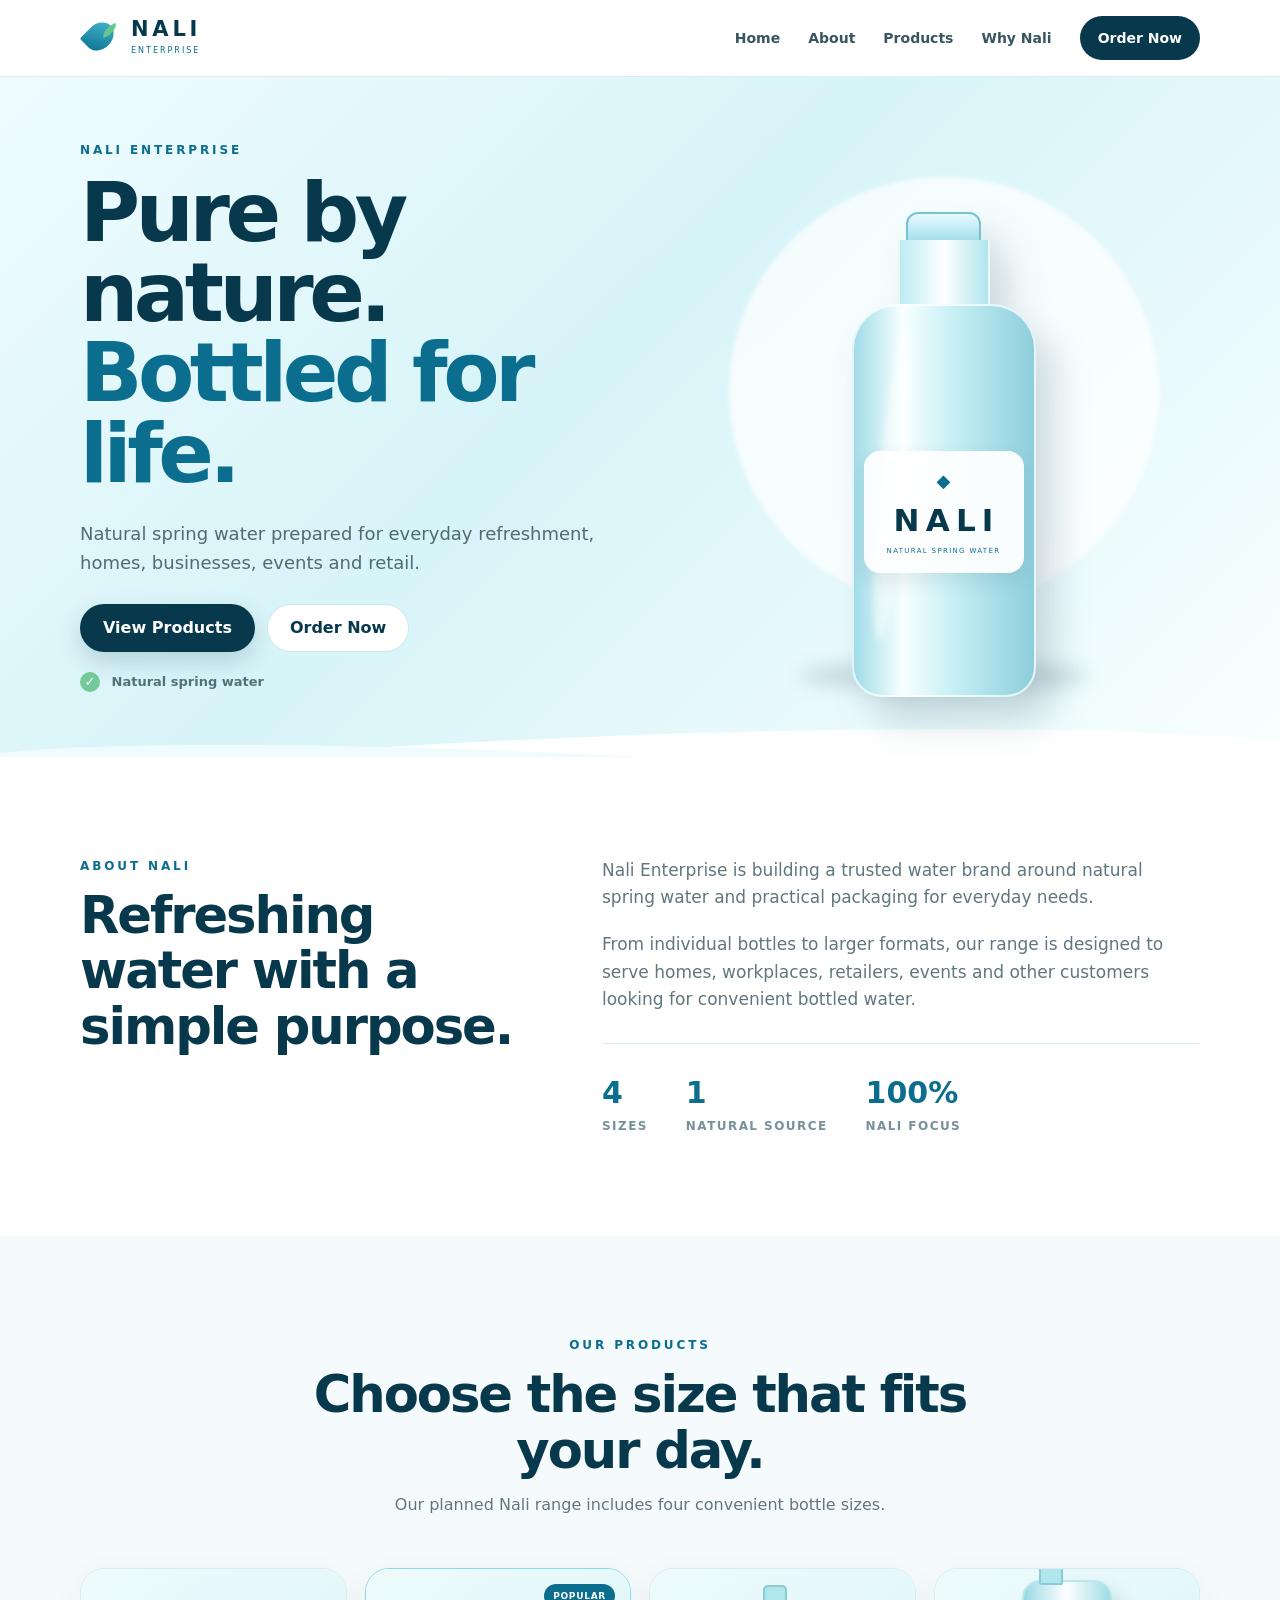
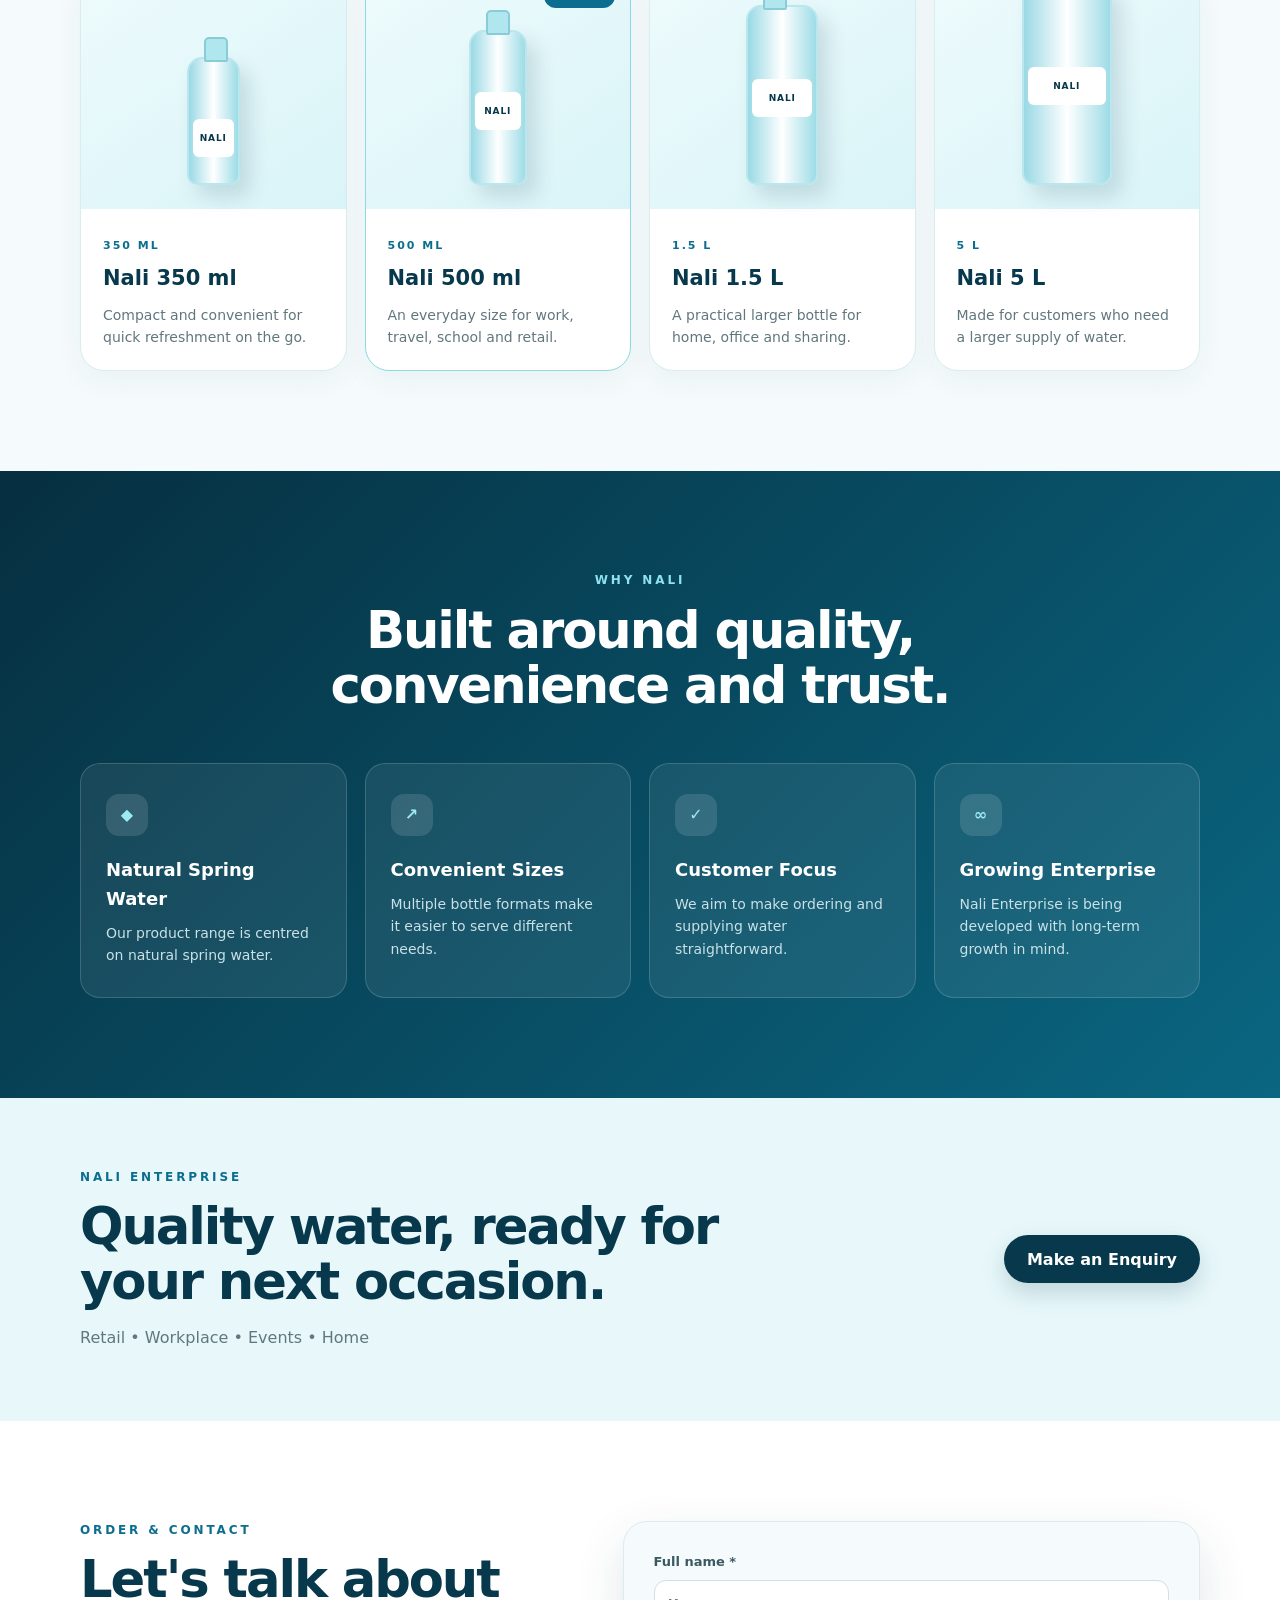
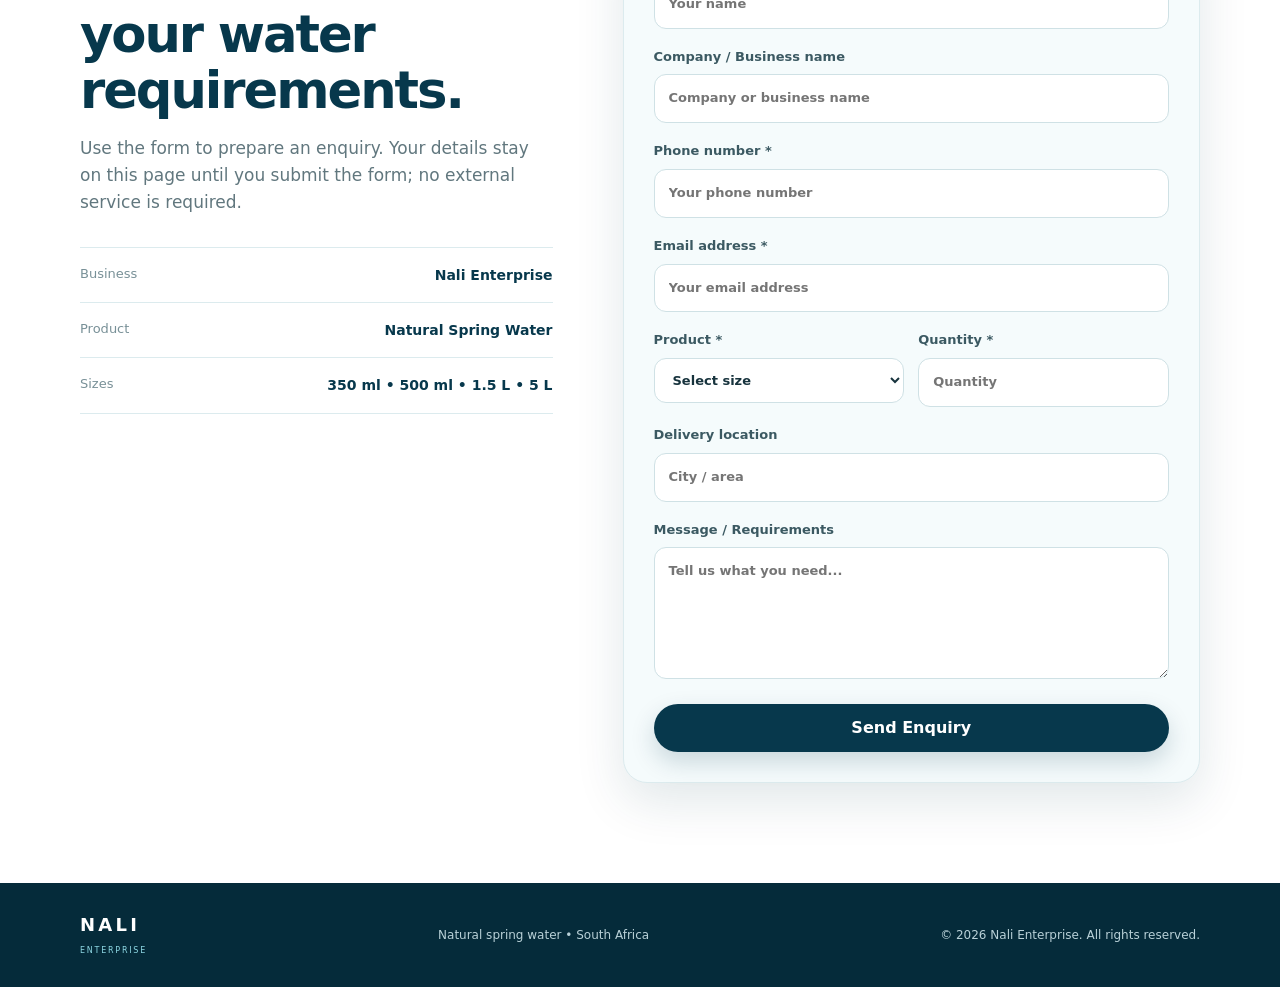
<file: index.html>
<!DOCTYPE html>
<html lang="en">
<head>
  <meta charset="UTF-8">
  <meta name="viewport" content="width=device-width, initial-scale=1.0">
  <meta name="description" content="Nali Enterprise - Natural Spring Water">
  <meta name="theme-color" content="#0b6e8e">
  <title>Nali Enterprise | Natural Spring Water</title>
  <link rel="stylesheet" href="style.css">
</head>
<body>
  <header class="site-header">
    <div class="container nav-wrap">
      <a class="brand" href="#home" aria-label="Nali Enterprise home">
        <span class="brand-mark" aria-hidden="true">
          <span class="drop"></span>
          <span class="leaf"></span>
        </span>
        <span>
          <strong>NALI</strong>
          <small>ENTERPRISE</small>
        </span>
      </a>

      <button class="menu-toggle" type="button" aria-label="Open menu" aria-expanded="false">
        <span></span><span></span><span></span>
      </button>

      <nav class="main-nav" aria-label="Main navigation">
        <a href="#home">Home</a>
        <a href="#about">About</a>
        <a href="#products">Products</a>
        <a href="#why-nali">Why Nali</a>
        <a href="#contact" class="nav-cta">Order Now</a>
      </nav>
    </div>
  </header>

  <main>
    <section id="home" class="hero">
      <div class="hero-watermark" aria-hidden="true"></div>
      <div class="container hero-grid">
        <div class="hero-copy">
          <p class="eyebrow">NALI ENTERPRISE</p>
          <h1>Pure by nature.<br><span>Bottled for life.</span></h1>
          <p class="hero-text">
            Natural spring water prepared for everyday refreshment, homes,
            businesses, events and retail.
          </p>
          <div class="hero-actions">
            <a class="button button-primary" href="#products">View Products</a>
            <a class="button button-light" href="#contact">Order Now</a>
          </div>
          <div class="hero-note">
            <span class="check">✓</span>
            Natural spring water
          </div>
        </div>

        <div class="hero-product" aria-label="Nali natural spring water bottle illustration">
          <div class="sun-glow"></div>
          <div class="bottle bottle-large">
            <div class="cap"></div>
            <div class="neck"></div>
            <div class="bottle-body">
              <div class="bottle-shine"></div>
              <div class="label">
                <span class="label-drop">◆</span>
                <strong>NALI</strong>
                <small>NATURAL SPRING WATER</small>
              </div>
            </div>
          </div>
          <div class="ground-shadow"></div>
        </div>
      </div>
      <div class="wave wave-one"></div>
      <div class="wave wave-two"></div>
    </section>

    <section id="about" class="section about">
      <div class="container two-col">
        <div class="section-heading">
          <p class="eyebrow">ABOUT NALI</p>
          <h2>Refreshing water with a simple purpose.</h2>
        </div>
        <div class="section-copy">
          <p>
            Nali Enterprise is building a trusted water brand around natural
            spring water and practical packaging for everyday needs.
          </p>
          <p>
            From individual bottles to larger formats, our range is designed
            to serve homes, workplaces, retailers, events and other customers
            looking for convenient bottled water.
          </p>
          <div class="mini-stats">
            <div><strong>4</strong><span>Sizes</span></div>
            <div><strong>1</strong><span>Natural source</span></div>
            <div><strong>100%</strong><span>Nali focus</span></div>
          </div>
        </div>
      </div>
    </section>

    <section id="products" class="section products">
      <div class="container">
        <div class="center-heading">
          <p class="eyebrow">OUR PRODUCTS</p>
          <h2>Choose the size that fits your day.</h2>
          <p>Our planned Nali range includes four convenient bottle sizes.</p>
        </div>

        <div class="product-grid">
          <article class="product-card">
            <div class="product-visual size-350">
              <div class="mini-bottle"><i></i><span>NALI</span></div>
            </div>
            <div class="product-info">
              <span class="product-size">350 ML</span>
              <h3>Nali 350 ml</h3>
              <p>Compact and convenient for quick refreshment on the go.</p>
            </div>
          </article>

          <article class="product-card featured">
            <div class="popular">POPULAR</div>
            <div class="product-visual size-500">
              <div class="mini-bottle"><i></i><span>NALI</span></div>
            </div>
            <div class="product-info">
              <span class="product-size">500 ML</span>
              <h3>Nali 500 ml</h3>
              <p>An everyday size for work, travel, school and retail.</p>
            </div>
          </article>

          <article class="product-card">
            <div class="product-visual size-1500">
              <div class="mini-bottle"><i></i><span>NALI</span></div>
            </div>
            <div class="product-info">
              <span class="product-size">1.5 L</span>
              <h3>Nali 1.5 L</h3>
              <p>A practical larger bottle for home, office and sharing.</p>
            </div>
          </article>

          <article class="product-card">
            <div class="product-visual size-5000">
              <div class="mini-bottle"><i></i><span>NALI</span></div>
            </div>
            <div class="product-info">
              <span class="product-size">5 L</span>
              <h3>Nali 5 L</h3>
              <p>Made for customers who need a larger supply of water.</p>
            </div>
          </article>
        </div>
      </div>
    </section>

    <section id="why-nali" class="section why">
      <div class="container">
        <div class="center-heading light">
          <p class="eyebrow">WHY NALI</p>
          <h2>Built around quality, convenience and trust.</h2>
        </div>

        <div class="feature-grid">
          <article class="feature-card">
            <div class="feature-icon">◆</div>
            <h3>Natural Spring Water</h3>
            <p>Our product range is centred on natural spring water.</p>
          </article>
          <article class="feature-card">
            <div class="feature-icon">↗</div>
            <h3>Convenient Sizes</h3>
            <p>Multiple bottle formats make it easier to serve different needs.</p>
          </article>
          <article class="feature-card">
            <div class="feature-icon">✓</div>
            <h3>Customer Focus</h3>
            <p>We aim to make ordering and supplying water straightforward.</p>
          </article>
          <article class="feature-card">
            <div class="feature-icon">∞</div>
            <h3>Growing Enterprise</h3>
            <p>Nali Enterprise is being developed with long-term growth in mind.</p>
          </article>
        </div>
      </div>
    </section>

    <section class="section banner">
      <div class="container banner-inner">
        <div>
          <p class="eyebrow">NALI ENTERPRISE</p>
          <h2>Quality water, ready for your next occasion.</h2>
          <p>Retail • Workplace • Events • Home</p>
        </div>
        <a class="button button-primary" href="#contact">Make an Enquiry</a>
      </div>
    </section>

    <section id="contact" class="section contact">
      <div class="container contact-grid">
        <div>
          <p class="eyebrow">ORDER & CONTACT</p>
          <h2>Let's talk about your water requirements.</h2>
          <p class="contact-intro">
            Use the form to prepare an enquiry. Your details stay on this
            page until you submit the form; no external service is required.
          </p>

          <div class="contact-box">
            <div><span>Business</span><strong>Nali Enterprise</strong></div>
            <div><span>Product</span><strong>Natural Spring Water</strong></div>
            <div><span>Sizes</span><strong>350 ml • 500 ml • 1.5 L • 5 L</strong></div>
          </div>
        </div>

        <form class="order-form" action="https://formsubmit.co/nalienterprise22@gmail.com" method="POST">

  <input type="hidden" name="_subject" value="New Nali Enterprise Website Enquiry">
  <input type="hidden" name="_template" value="table">

  <!-- Spam protection -->
  <input type="text" name="_honey" style="display:none">

  <label>
    Full name *
    <input type="text" name="Full Name" placeholder="Your name" required>
  </label>

  <label>
    Company / Business name
    <input type="text" name="Company" placeholder="Company or business name">
  </label>

  <label>
    Phone number *
    <input type="tel" name="Phone" placeholder="Your phone number" required>
  </label>

  <label>
    Email address *
    <input type="email" name="Email" placeholder="Your email address" required>
  </label>

  <div class="form-row">

    <label>
      Product *
      <select name="Product" required>
        <option value="">Select size</option>
        <option value="350 ml">350 ml</option>
        <option value="500 ml">500 ml</option>
        <option value="1.5 L">1.5 L</option>
        <option value="5 L">5 L</option>
      </select>
    </label>

    <label>
      Quantity *
      <input type="number" name="Quantity" min="1" placeholder="Quantity" required>
    </label>

  </div>

  <label>
    Delivery location
    <input type="text" name="Delivery Location" placeholder="City / area">
  </label>

  <label>
    Message / Requirements
    <textarea name="Message" rows="5" placeholder="Tell us what you need..."></textarea>
  </label>

  <button class="button button-primary full" type="submit">
    Send Enquiry
  </button>

</form>
      </div>
    </section>
  </main>

  <footer class="footer">
    <div class="container footer-inner">
      <div class="footer-brand">
        <strong>NALI</strong>
        <span>ENTERPRISE</span>
      </div>
      <p>Natural spring water • South Africa</p>
      <p>© <span id="year"></span> Nali Enterprise. All rights reserved.</p>
    </div>
  </footer>

  <script src="script.js"></script>
</body>
</html>
</file>
<file: style.css>
:root {
  --navy: #07384c;
  --blue: #0b6e8e;
  --sky: #45b8d1;
  --aqua: #dff6fa;
  --ice: #f5fbfc;
  --text: #17333d;
  --muted: #61777e;
  --white: #ffffff;
  --line: #dcebee;
  --shadow: 0 18px 50px rgba(7, 56, 76, .12);
  --radius: 24px;
}

* { box-sizing: border-box; }
html { scroll-behavior: smooth; }
body {
  margin: 0;
  font-family: Inter, ui-sans-serif, system-ui, -apple-system, BlinkMacSystemFont, "Segoe UI", sans-serif;
  color: var(--text);
  background: var(--white);
  line-height: 1.6;
}
a { color: inherit; text-decoration: none; }
button, input, select, textarea { font: inherit; }
.container { width: min(1120px, calc(100% - 40px)); margin: 0 auto; }

.site-header {
  position: sticky;
  top: 0;
  z-index: 100;
  background: rgba(255,255,255,.94);
  backdrop-filter: blur(14px);
  border-bottom: 1px solid rgba(220,235,239,.85);
}
.nav-wrap { min-height: 76px; display: flex; align-items: center; justify-content: space-between; }
.brand { display: flex; align-items: center; gap: 11px; }
.brand-mark { width: 40px; height: 40px; position: relative; display: inline-block; }
.drop {
  position: absolute; width: 25px; height: 31px; left: 7px; top: 3px;
  background: linear-gradient(150deg, var(--sky), var(--blue));
  border-radius: 60% 60% 60% 8%;
  transform: rotate(45deg);
}
.leaf {
  position: absolute; width: 17px; height: 9px; background: #65c78e;
  border-radius: 100% 0 100% 0; transform: rotate(-25deg);
  left: 21px; top: 8px;
}
.brand strong { display:block; font-size: 21px; letter-spacing: .18em; color: var(--navy); line-height: 1; }
.brand small { display:block; font-size: 8px; letter-spacing: .25em; color: var(--blue); margin-top: 5px; }
.main-nav { display:flex; align-items:center; gap: 28px; font-size: 14px; font-weight: 700; }
.main-nav a { color: #385660; }
.main-nav a:hover { color: var(--blue); }
.nav-cta { background: var(--navy); color: white !important; padding: 11px 18px; border-radius: 999px; }
.menu-toggle { display:none; border:0; background:transparent; padding:8px; cursor:pointer; }
.menu-toggle span { display:block; width:25px; height:2px; margin:5px 0; background:var(--navy); }

.hero {
  position: relative; overflow:hidden; min-height: 680px;
  display:flex; align-items:center;
  background: linear-gradient(135deg, #effcff 0%, #d7f4f8 45%, #f9ffff 100%);
}
.hero-grid { display:grid; grid-template-columns: 1.05fr .95fr; gap: 40px; align-items:center; position:relative; z-index:2; }
.eyebrow { margin:0 0 12px; font-size: 12px; font-weight:800; letter-spacing:.24em; color:var(--blue); }
.hero h1 { margin:0; font-size: clamp(46px, 7vw, 82px); line-height:.98; letter-spacing:-.055em; color:var(--navy); }
.hero h1 span { color:var(--blue); }
.hero-text { max-width: 570px; margin: 26px 0; font-size:18px; color:#506b74; }
.hero-actions { display:flex; gap:12px; flex-wrap:wrap; }
.button { display:inline-flex; justify-content:center; align-items:center; min-height:48px; padding: 0 22px; border-radius:999px; border:1px solid transparent; font-weight:800; cursor:pointer; transition:.2s ease; }
.button:hover { transform: translateY(-2px); }
.button-primary { background:var(--navy); color:white; box-shadow: 0 10px 25px rgba(7,56,76,.18); }
.button-light { background:white; color:var(--navy); border-color:#cfe6eb; }
.hero-note { margin-top:20px; font-size:13px; font-weight:700; color:#53717b; }
.check { display:inline-grid; place-items:center; width:20px; height:20px; border-radius:50%; background:#73c99a; color:white; margin-right:7px; }

.hero-product { height: 560px; position:relative; display:flex; align-items:flex-end; justify-content:center; }
.sun-glow { position:absolute; width:430px; height:430px; border-radius:50%; background:rgba(255,255,255,.72); filter:blur(2px); top:40px; }
.bottle { position:relative; z-index:2; width:220px; height:485px; filter:drop-shadow(18px 24px 18px rgba(7,56,76,.18)); }
.cap { width:75px; height:38px; position:absolute; left:72px; top:0; background:linear-gradient(#e8fbff,#91d5e2); border-radius:12px 12px 7px 7px; border:2px solid #76c2d2; }
.neck { width:92px; height:95px; position:absolute; left:64px; top:28px; background:linear-gradient(90deg,#bcebf3,#fff,#b0e5ee); border-left:2px solid rgba(255,255,255,.7); border-right:2px solid rgba(255,255,255,.7); }
.bottle-body { position:absolute; left:18px; top:92px; width:184px; height:393px; border-radius:45px 45px 30px 30px; background:linear-gradient(90deg,#9fdce8,#f8ffff 27%,#c2eef4 58%,#8dcedb); border:2px solid rgba(255,255,255,.75); overflow:hidden; }
.bottle-shine { position:absolute; width:28px; height:310px; left:25px; top:25px; border-radius:50%; background:rgba(255,255,255,.52); transform:rotate(5deg); filter:blur(3px); }
.label { position:absolute; left:10px; right:10px; top:145px; height:122px; border-radius:16px; background:rgba(255,255,255,.93); display:flex; flex-direction:column; align-items:center; justify-content:center; color:var(--navy); box-shadow:0 8px 20px rgba(7,56,76,.1); }
.label-drop { color:var(--blue); font-size:18px; }
.label strong { font-size:31px; letter-spacing:.2em; margin-left:.2em; }
.label small { font-size:7px; letter-spacing:.19em; color:var(--blue); }
.ground-shadow { position:absolute; z-index:1; bottom:5px; width:290px; height:32px; border-radius:50%; background:rgba(7,56,76,.14); filter:blur(9px); }

.wave { position:absolute; left:-5%; width:110%; height:100px; border-radius:50% 50% 0 0; }
.wave-one { bottom:-78px; background:white; transform:rotate(-2deg); }
.wave-two { bottom:-100px; background:#effbfd; transform:rotate(3deg); }

.section { padding: 100px 0; }
.two-col { display:grid; grid-template-columns: .85fr 1.15fr; gap:80px; align-items:start; }
.section-heading h2, .center-heading h2, .contact h2, .banner h2 {
  margin:0; color:var(--navy); font-size:clamp(32px,4vw,52px); line-height:1.08; letter-spacing:-.04em;
}
.section-copy { color:var(--muted); font-size:17px; }
.section-copy p { margin-top:0; margin-bottom:20px; }
.mini-stats { display:flex; gap:38px; margin-top:30px; padding-top:25px; border-top:1px solid var(--line); }
.mini-stats div { display:flex; flex-direction:column; }
.mini-stats strong { font-size:30px; color:var(--blue); }
.mini-stats span { font-size:12px; text-transform:uppercase; letter-spacing:.12em; font-weight:700; color:#789097; }

.products { background:var(--ice); }
.center-heading { text-align:center; max-width:700px; margin:0 auto 50px; }
.center-heading p:not(.eyebrow) { color:var(--muted); margin:14px 0 0; }
.product-grid { display:grid; grid-template-columns:repeat(4,1fr); gap:18px; }
.product-card { position:relative; overflow:hidden; background:white; border:1px solid var(--line); border-radius:var(--radius); box-shadow:0 8px 30px rgba(7,56,76,.05); transition:.25s; }
.product-card:hover { transform:translateY(-6px); box-shadow:var(--shadow); }
.product-card.featured { border-color:#8ed9e5; }
.popular { position:absolute; top:15px; right:15px; z-index:5; padding:5px 9px; background:var(--blue); color:white; border-radius:999px; font-size:9px; font-weight:800; letter-spacing:.08em; }
.product-visual { height:240px; display:flex; align-items:flex-end; justify-content:center; padding-bottom:24px; background:linear-gradient(145deg,#eefbfc,#d9f4f8); }
.mini-bottle { position:relative; width:58px; height:155px; border-radius:15px 15px 10px 10px; background:linear-gradient(90deg,#99d9e5,#fff,#9edce6); border:2px solid #b9e7ed; box-shadow:10px 12px 20px rgba(7,56,76,.14); }
.mini-bottle i { position:absolute; width:24px; height:25px; top:-22px; left:15px; background:#b0e6ed; border-radius:5px 5px 2px 2px; border:2px solid #89ccd8; }
.mini-bottle span { position:absolute; left:4px; right:4px; top:60px; padding:12px 2px; text-align:center; font-size:9px; font-weight:900; letter-spacing:.1em; background:white; color:var(--navy); border-radius:6px; }
.size-350 .mini-bottle { height:128px; width:53px; }
.size-500 .mini-bottle { height:155px; width:58px; }
.size-1500 .mini-bottle { height:180px; width:72px; }
.size-1500 .mini-bottle span { top:72px; }
.size-5000 .mini-bottle { height:205px; width:90px; border-radius:18px 18px 12px 12px; }
.size-5000 .mini-bottle span { top:85px; }
.product-info { padding:22px; }
.product-size { color:var(--blue); font-size:11px; font-weight:900; letter-spacing:.18em; }
.product-info h3 { margin:6px 0 8px; color:var(--navy); font-size:21px; }
.product-info p { margin:0; color:var(--muted); font-size:14px; }

.why { background:linear-gradient(135deg,#062f40,#0a6681); color:white; }
.center-heading.light h2 { color:white; }
.center-heading.light .eyebrow { color:#8ee3ef; }
.feature-grid { display:grid; grid-template-columns:repeat(4,1fr); gap:18px; }
.feature-card { padding:30px 25px; border:1px solid rgba(255,255,255,.16); background:rgba(255,255,255,.07); border-radius:20px; }
.feature-icon { width:42px; height:42px; display:grid; place-items:center; border-radius:13px; background:rgba(255,255,255,.12); color:#9cebf4; font-weight:900; }
.feature-card h3 { margin:20px 0 8px; font-size:18px; }
.feature-card p { margin:0; color:#c9e1e7; font-size:14px; }

.banner { padding:70px 0; background:#e8f8fa; }
.banner-inner { display:flex; align-items:center; justify-content:space-between; gap:30px; }
.banner h2 { max-width:650px; }
.banner p:last-child { color:var(--muted); margin-bottom:0; }

.contact-grid { display:grid; grid-template-columns: .9fr 1.1fr; gap:70px; align-items:start; }
.contact-intro { max-width:560px; color:var(--muted); font-size:17px; }
.contact-box { margin-top:30px; border-top:1px solid var(--line); }
.contact-box div { display:flex; justify-content:space-between; gap:20px; padding:16px 0; border-bottom:1px solid var(--line); }
.contact-box span { color:#789097; font-size:13px; }
.contact-box strong { color:var(--navy); text-align:right; font-size:14px; }
.order-form { padding:30px; border-radius:var(--radius); background:var(--ice); border:1px solid var(--line); box-shadow:var(--shadow); }
.order-form label { display:block; margin-bottom:18px; font-size:13px; font-weight:800; color:#3b5962; }
input, select, textarea { width:100%; margin-top:7px; border:1px solid #cfe1e5; background:white; border-radius:12px; padding:13px 14px; color:var(--text); outline:none; }
input:focus, select:focus, textarea:focus { border-color:var(--sky); box-shadow:0 0 0 3px rgba(69,184,209,.12); }
textarea { resize:vertical; }
.form-row { display:grid; grid-template-columns:1fr 1fr; gap:14px; }
.full { width:100%; border:0; }
.form-message { min-height:20px; margin:13px 0 0; color:var(--blue); font-size:13px; font-weight:700; }

.footer { background:#052b3a; color:#b9d1d8; padding:28px 0; }
.footer-inner { display:flex; align-items:center; justify-content:space-between; gap:20px; font-size:12px; }
.footer-brand strong { color:white; letter-spacing:.18em; font-size:18px; display:block; }
.footer-brand span { font-size:8px; letter-spacing:.22em; color:#8ed8e4; }

@media (max-width: 900px) {
  .main-nav { gap:16px; }
  .hero { min-height:600px; }
  .hero-grid, .two-col, .contact-grid { grid-template-columns:1fr; gap:45px; }
  .hero-product { height:430px; }
  .product-grid, .feature-grid { grid-template-columns:repeat(2,1fr); }
  .section { padding:75px 0; }
  .two-col { gap:30px; }
}

@media (max-width: 700px) {
  .container { width:min(100% - 28px, 1120px); }
  .menu-toggle { display:block; }
  .main-nav {
    position:absolute; left:14px; right:14px; top:68px; display:none;
    flex-direction:column; align-items:stretch; gap:0; padding:10px;
    background:white; border:1px solid var(--line); border-radius:16px; box-shadow:var(--shadow);
  }
  .main-nav.open { display:flex; }
  .main-nav a { padding:12px 14px; border-radius:10px; }
  .main-nav a:hover { background:var(--ice); }
  .nav-cta { text-align:center; margin-top:4px; }
  .hero { min-height:720px; padding:55px 0 80px; }
  .hero h1 { font-size:52px; }
  .hero-product { height:350px; }
  .bottle { transform:scale(.72); transform-origin:bottom center; }
  .sun-glow { width:300px; height:300px; top:0; }
  .section { padding:65px 0; }
  .product-grid, .feature-grid { grid-template-columns:1fr; }
  .product-visual { height:210px; }
  .banner-inner, .footer-inner { flex-direction:column; align-items:flex-start; }
  .form-row { grid-template-columns:1fr; gap:0; }
  .contact-box div { flex-direction:column; gap:4px; }
  .contact-box strong { text-align:left; }
}
</file>
